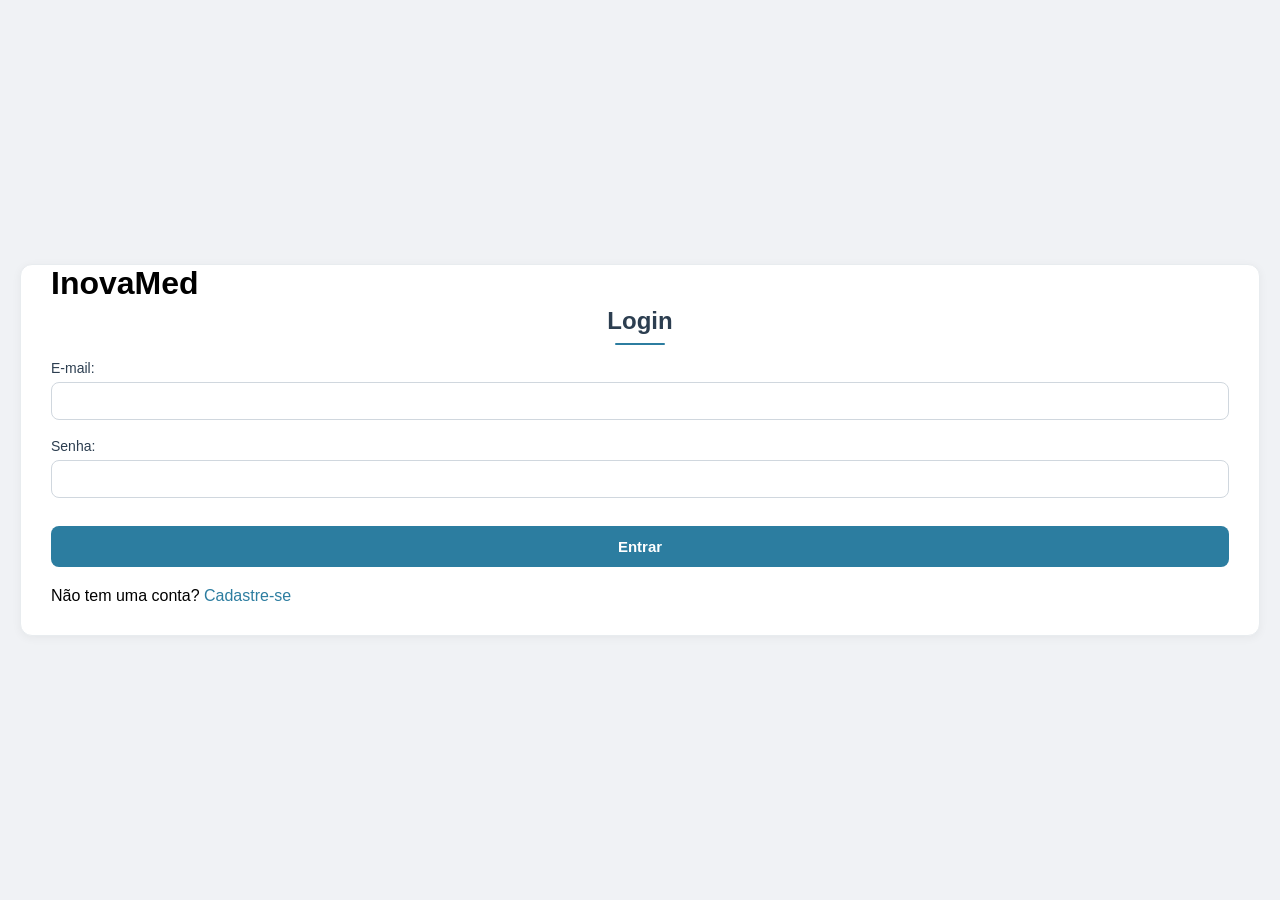
<file: index.html>
<!DOCTYPE html>
<html lang="pt-BR">
<head>
    <meta charset="UTF-8">
    <meta name="viewport" content="width=device-width, initial-scale=1.0">
    <title>Login</title>
    <link rel="stylesheet" href="css/style.css">
</head>
<body>
    <div class="container">
        <h1>InovaMed</h1>
        <h2>Login</h2>
        
        <form action="#" method="POST">
            <div class="form-group">
                <label for="email">E-mail:</label>
                <input type="email" id="email" name="email" required>
            </div>
            
            <div class="form-group">
                <label for="senha">Senha:</label>
                <input type="password" id="senha" name="senha" required>
            </div>
            
            <button type="submit">Entrar</button>
        </form>
        
        <p>
            Não tem uma conta? 
            <a href="registro.html">Cadastre-se</a>
        </p>
    </div>
</body>
</html>
</file>
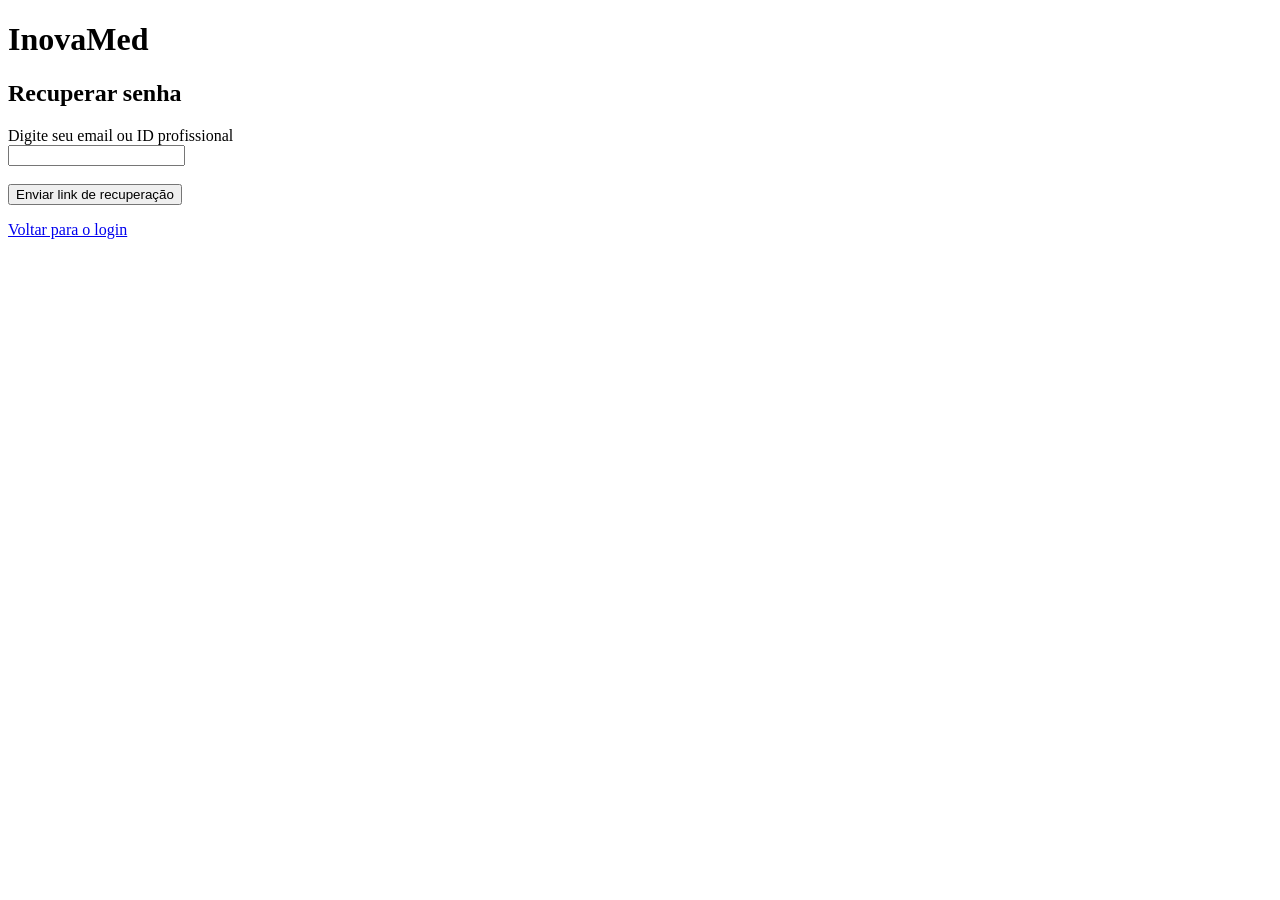
<file: esquecisenha.html>
<!DOCTYPE html>
<html lang="pt-BR">
<head>
    <meta charset="UTF-8">
    <meta name="viewport" content="width=device-width, initial-scale=1.0">
    <title>InovaMed - Esqueci a Senha</title>
</head>
<body>
    
</body>
</html>

    <h1>InovaMed</h1>
        <h2>Recuperar senha</h2>

<form>

    <label for="email">Digite seu email ou ID profissional</label><br>
        <input type="text" id="email" name="email" required><br>

<br>
<button type="submit">Enviar link de recuperação</button>

</form>

<p>
    <a href="login.html">Voltar para o login</a>
</p>

</body>
</html>
</file>
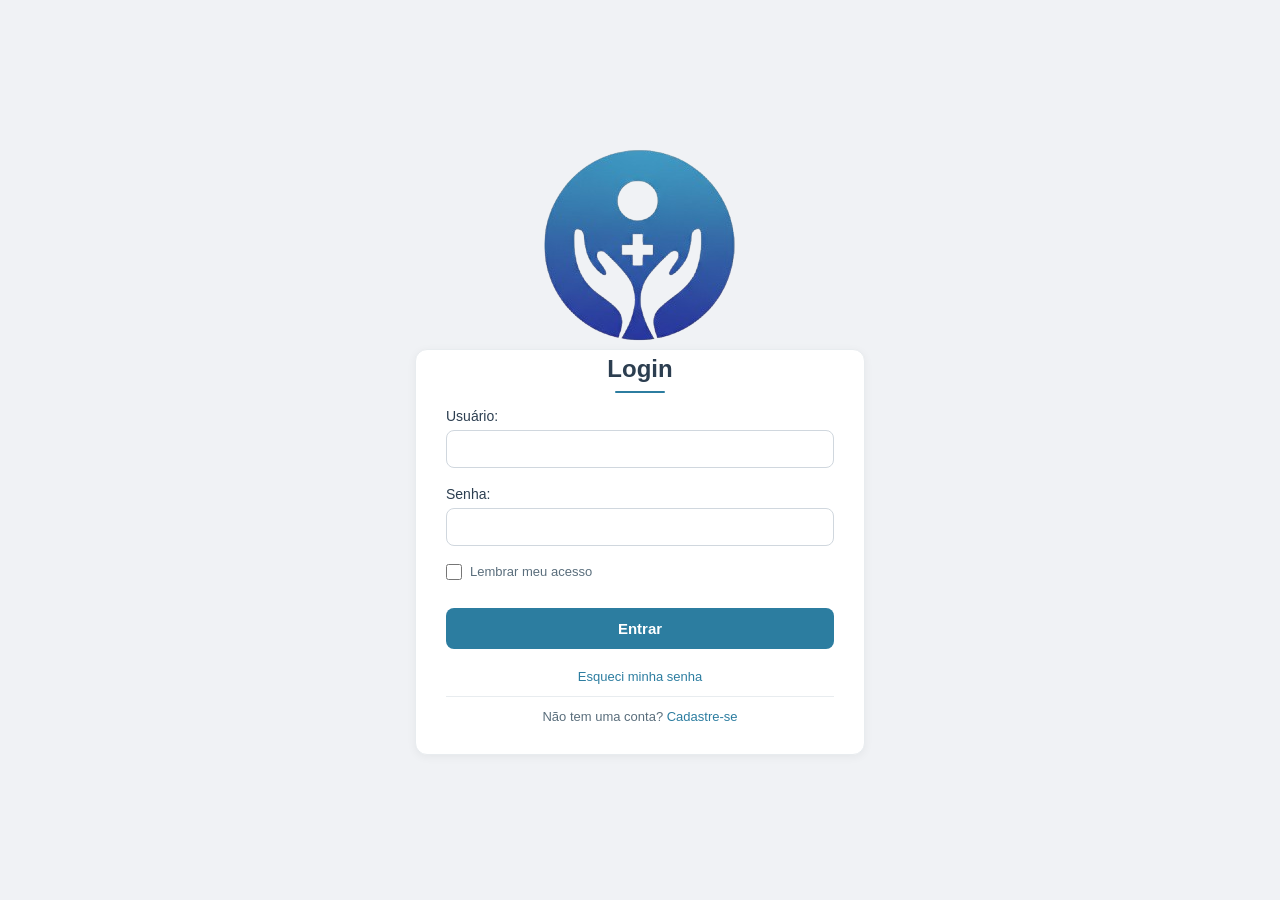
<file: login.html>
<!DOCTYPE html>
<html lang="pt-BR">
<head>
    <meta charset="UTF-8">
    <meta name="viewport" content="width=device-width, initial-scale=1.0">
    <title>Login</title>
    <link rel="stylesheet" href="css/style.css">
</head>
<body>
    <div class="login-wrapper">
        <div class="logo-outside">
            <img src="img/logo.inovamed-removebg-preview (1).png" alt="InovaMed Logo">
        </div>
        
        <div class="container">
            <h2>Login</h2>
            
            <form id="form-login" onsubmit="return false;">
                <div class="form-group">
                    <label for="email">Usuário:</label>
                    <input type="email" id="email" name="email" required>
                </div>
                
                <div class="form-group">
                    <label for="senha">Senha:</label>
                    <input type="password" id="senha" name="senha" required>
                </div>

                <div class="checkbox-group">
                    <input type="checkbox" id="lembrar">
                    <label for="lembrar">Lembrar meu acesso</label>
                </div>
                
                <button type="submit">Entrar</button>
            </form>
            
            <p class="forgot-link">
                <a href="./esquecisenha.html">Esqueci minha senha</a>
            </p>

            <p class="register-link">
                Não tem uma conta? 
                <a href="registro.html">Cadastre-se</a>
            </p>
        </div>
    </div>

    <script src="js/login.js"></script>
</body>
</html>
</file>
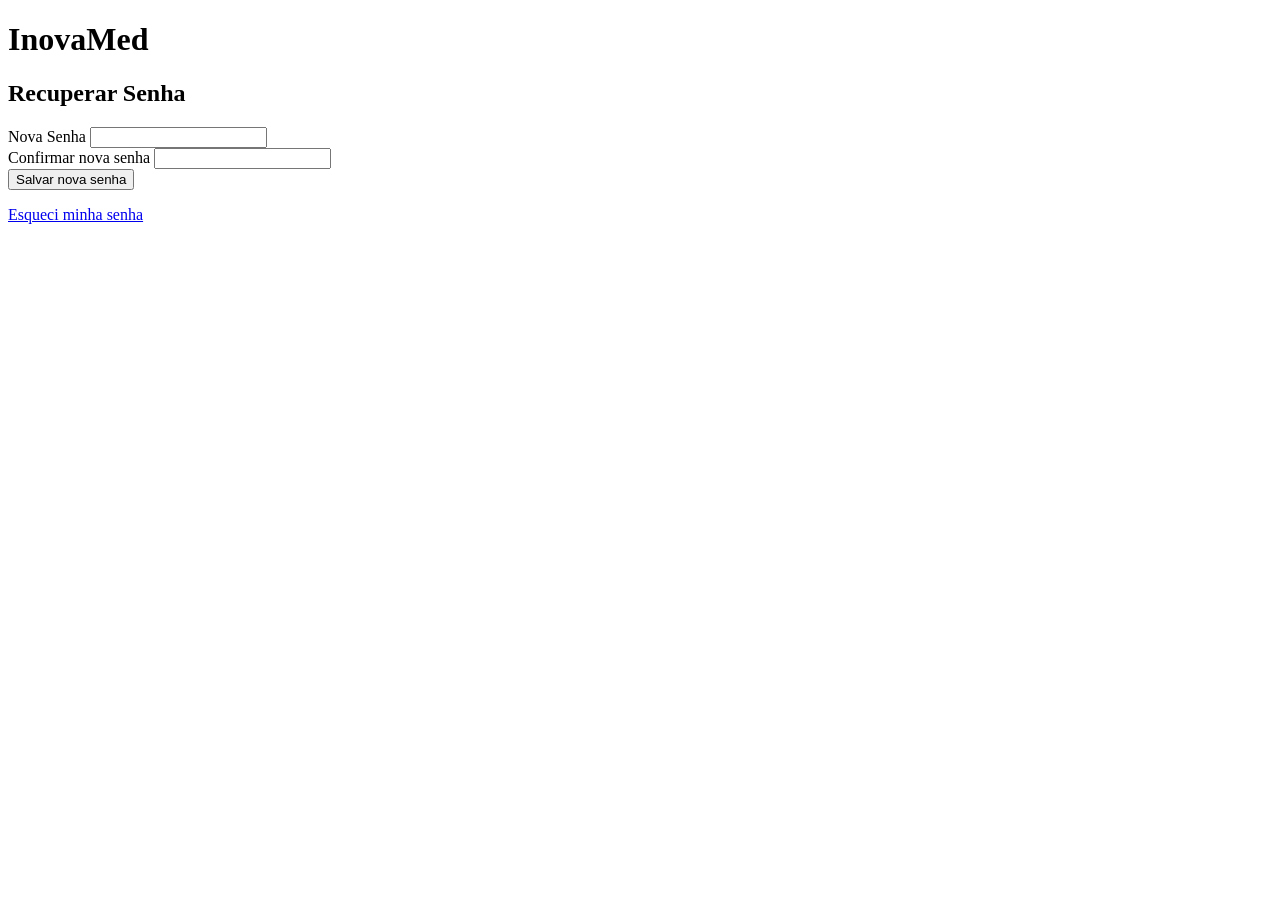
<file: novasenha.html>
<!DOCTYPE html>
<html lang="en">
<head>
    <meta charset="UTF-8">
    <meta name="viewport" content="width=device-width, initial-scale=1.0">
    <title>InovaMed - Recuperar Senha</title>
</head>
<body>
    <h1>InovaMed</h1>
    <h2>Recuperar Senha</h2>

    <form>
        <label for="senha">Nova Senha</label>
        <input type="password" id="senha" required><br>

        <label for="confirmacao">Confirmar nova senha</label>
        <input type="password" id="confirmacao" required><br>

        <button type="submit">Salvar nova senha</button>
    </form>

    <p><a href="./esquecisenha.html">Esqueci minha senha</a></p>

</body>
</html>
</file>
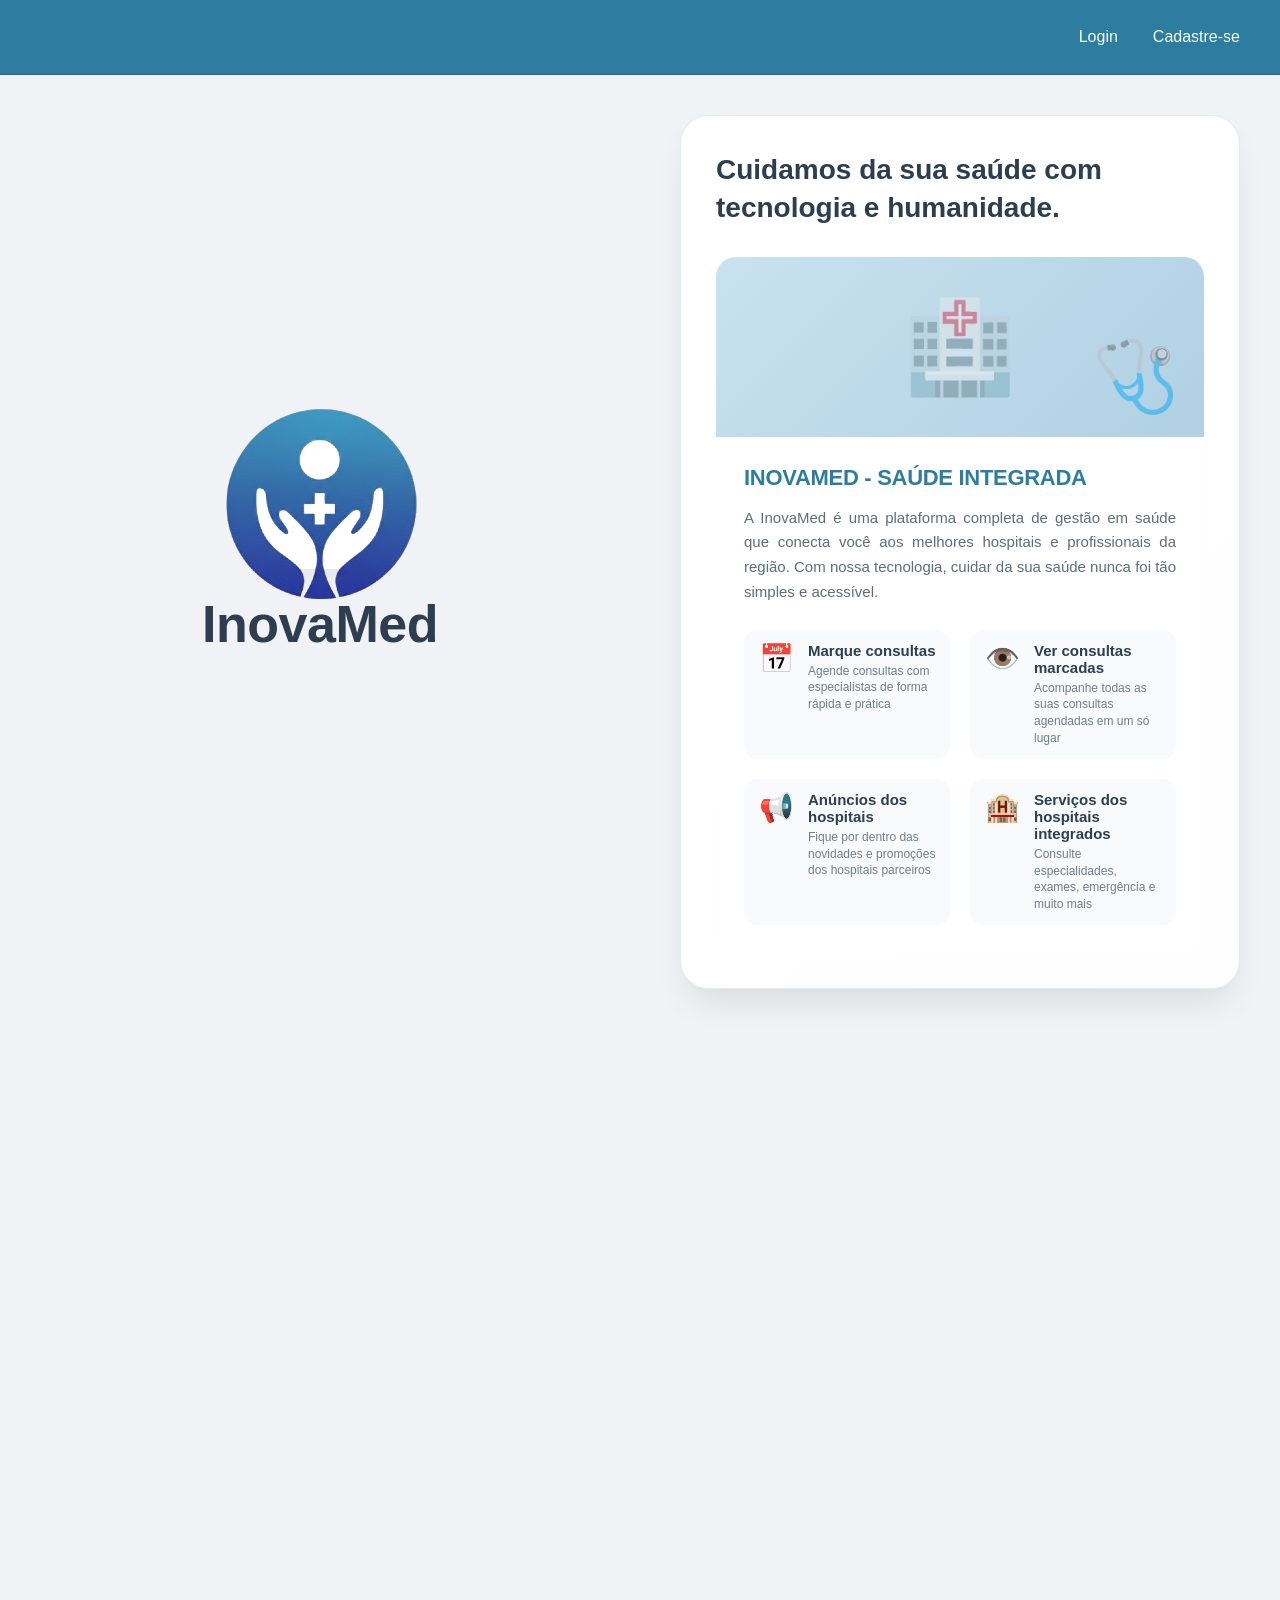
<file: paginicial.html>
<!DOCTYPE html>
<html lang="pt-br">
<head>
    <meta charset="UTF-8">
    <meta name="viewport" content="width=device-width, initial-scale=1.0">
    <title>InovaMed - Saúde Integrada</title>
    <link rel="stylesheet" href="css/paginicial.css">
</head>
<body>
    <div class="page-wrapper">
        <!-- Topo com Login e Cadastre-se -->
        <div class="top-bar">
            <div class="top-links">
                <a href="login.html" class="top-link">Login</a>
                <a href="registro.html" class="top-link">Cadastre-se</a>
            </div>
        </div>

        <!-- Conteúdo Principal -->
        <div class="main-content">
            <!-- Lado Esquerdo - Logo e Nome -->
            <div class="left-side">
                <div class="logo-box">
                    <div class="logo-icon">
                        <img src="img/logo.inovamed-removebg-preview.png" alt="InovaMed" class="logo-img">
                    </div>
                    <div class="logo-name">
                        <h1>InovaMed</h1>
                        <span class="tagline"></span>
                    </div>
                </div>
            </div>

            <!-- Lado Direito - Quadrado de Apresentação -->
            <div class="right-side">
                <div class="presentation-box">
                    <div class="presentation-content">
                        <h2 class="main-title">Cuidamos da sua saúde com tecnologia e humanidade.</h2>
                        
                        <div class="service-card">
                            <div class="service-image"></div>
                            <div class="service-info">
                                <h3 class="service-title">INOVAMED - SAÚDE INTEGRADA</h3>
                                <p class="service-description">
                                    A InovaMed é uma plataforma completa de gestão em saúde que conecta você aos melhores hospitais e profissionais da região. Com nossa tecnologia, cuidar da sua saúde nunca foi tão simples e acessível.
                                </p>
                                
                                <div class="features-grid">
                                    <div class="feature">
                                        <div class="feature-icon">📅</div>
                                        <div class="feature-text">
                                            <strong>Marque consultas</strong>
                                            <span>Agende consultas com especialistas de forma rápida e prática</span>
                                        </div>
                                    </div>
                                    
                                    <div class="feature">
                                        <div class="feature-icon">👁️</div>
                                        <div class="feature-text">
                                            <strong>Ver consultas marcadas</strong>
                                            <span>Acompanhe todas as suas consultas agendadas em um só lugar</span>
                                        </div>
                                    </div>
                                    
                                    <div class="feature">
                                        <div class="feature-icon">📢</div>
                                        <div class="feature-text">
                                            <strong>Anúncios dos hospitais</strong>
                                            <span>Fique por dentro das novidades e promoções dos hospitais parceiros</span>
                                        </div>
                                    </div>
                                    
                                    <div class="feature">
                                        <div class="feature-icon">🏨</div>
                                        <div class="feature-text">
                                            <strong>Serviços dos hospitais integrados</strong>
                                            <span>Consulte especialidades, exames, emergência e muito mais</span>
                                        </div>
                                    </div>
                                </div>
                            </div>
                        </div>
                    </div>
                </div>
            </div>
        </div>
    </div>
</body>
</html>
</file>
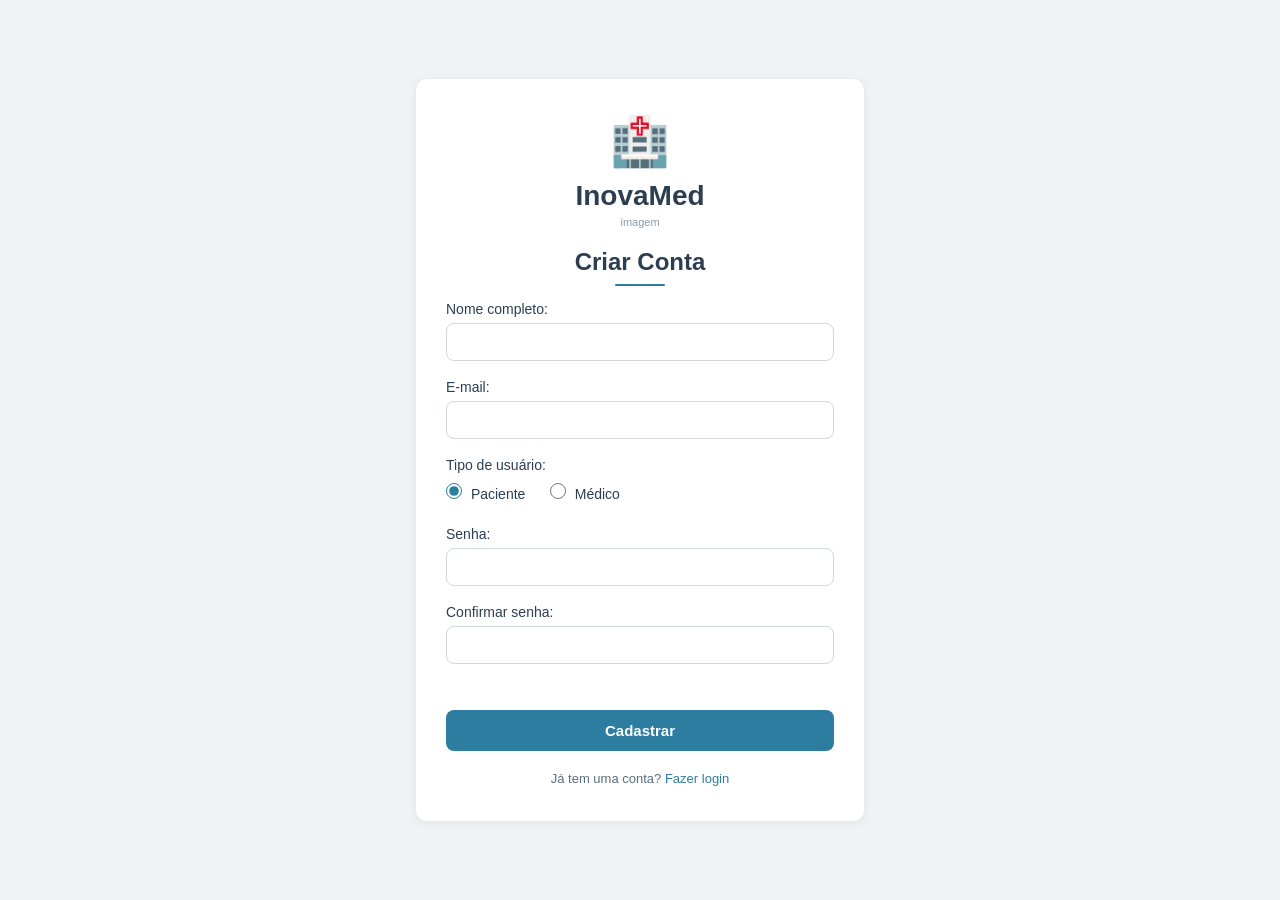
<file: registro.html>
<!DOCTYPE html>
<html lang="pt-BR">
<head>
    <meta charset="UTF-8">
    <title>Registro - InovaMed</title>
    <link rel="stylesheet" href="css/registro.css">
</head>
<body>
    <div class="container">
        <h1>InovaMed</h1>
        <h2>Criar Conta</h2>
        
        <form id="form-registro">
            <div class="form-group">
                <label for="nome">Nome completo:</label>
                <input type="text" id="nome" required>
            </div>
            
            <div class="form-group">
                <label for="email">E-mail:</label>
                <input type="email" id="email" required>
            </div>
            
            <div class="form-group">
                <label>Tipo de usuário:</label>
                <div style="margin: 10px 0;">
                    <label style="margin-right: 20px;">
                        <input type="radio" name="tipo" id="tipoPaciente" value="paciente" checked> 
                        Paciente
                    </label>
                    <label>
                        <input type="radio" name="tipo" id="tipoMedico" value="medico"> 
                        Médico
                    </label>
                </div>
            </div>
            
            <!-- CAMPO EXTRA PARA MÉDICOS (opcional) -->
            <div class="form-group" id="campoCRM" style="display: none;">
                <label for="crm">CRM (para médicos):</label>
                <input type="text" id="crm" placeholder="Número do CRM">
            </div>
            
            <div class="form-group">
                <label for="senha">Senha:</label>
                <input type="password" id="senha" required>
            </div>
            
            <div class="form-group">
                <label for="confirmar_senha">Confirmar senha:</label>
                <input type="password" id="confirmar_senha" required>
            </div>
            
            <br>
            <button type="submit">Cadastrar</button>
        </form>
        
        <p>
            Já tem uma conta? 
            <a href="login.html">Fazer login</a>
        </p>
    </div>

    <script src="js/registro.js"></script>
</body>
</html>
</file>
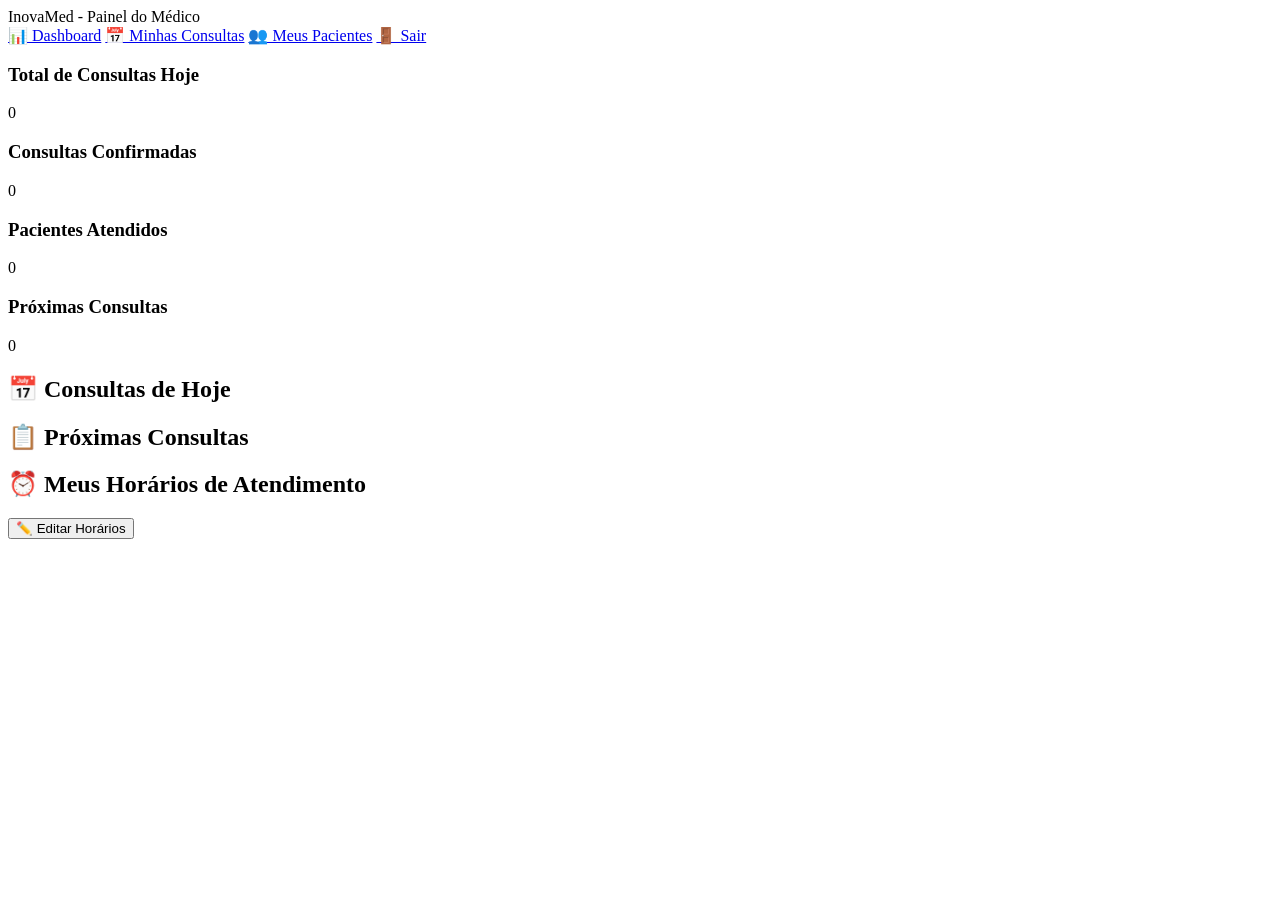
<file: Frontend/dashboard-medico.html>
<!DOCTYPE html>
<html lang="pt-Br">
<head>
    <meta charset="UTF-8">
    <meta name="viewport" content="width=device-width, initial-scale=1.0">
    <title>Controle Médico - Inova Med</title>
</head>
<body>
      <!-- BARRA SUPERIOR -->
    <div class="navbar">
        <div class="logo">
            InovaMed - Painel do Médico
        </div>
        <div class="nav-links">
            <span id="medicoNome"></span>
            <a href="dashboard-medico.html">📊 Dashboard</a>
            <a href="minhas-consultas-medico.html">📅 Minhas Consultas</a>
            <a href="meus-pacientes.html">👥 Meus Pacientes</a>
            <a href="login-medico.html" class="logout-btn">🚪 Sair</a>
        </div>
    </div>

    <div class="container">
        <!-- CARDS DE ESTATÍSTICAS -->
        <div class="cards">
            <div class="card">
                <h3>Total de Consultas Hoje</h3>
                <div class="numero" id="totalHoje">0</div>
            </div>
            <div class="card">
                <h3>Consultas Confirmadas</h3>
                <div class="numero" id="totalConfirmadas">0</div>
            </div>
            <div class="card">
                <h3>Pacientes Atendidos</h3>
                <div class="numero" id="totalPacientes">0</div>
            </div>
            <div class="card">
                <h3>Próximas Consultas</h3>
                <div class="numero" id="proximasConsultas">0</div>
            </div>
        </div>

        <!-- CONSULTAS DO DIA -->
        <div class="section">
            <h2>📅 Consultas de Hoje</h2>
            <div id="consultasHoje">
                <!-- Tabela será preenchida via JS -->
            </div>
        </div>

        <!-- PRÓXIMAS CONSULTAS -->
        <div class="section">
            <h2>📋 Próximas Consultas</h2>
            <div id="proximasConsultasLista">
                <!-- Tabela será preenchida via JS -->
            </div>
        </div>

        <!-- MEUS HORÁRIOS -->
        <div class="section">
            <h2>⏰ Meus Horários de Atendimento</h2>
            <div id="meusHorarios"></div>
            <button onclick="editarHorarios()">✏️ Editar Horários</button>
        </div>
    </div>
</body>
</html>
</file>
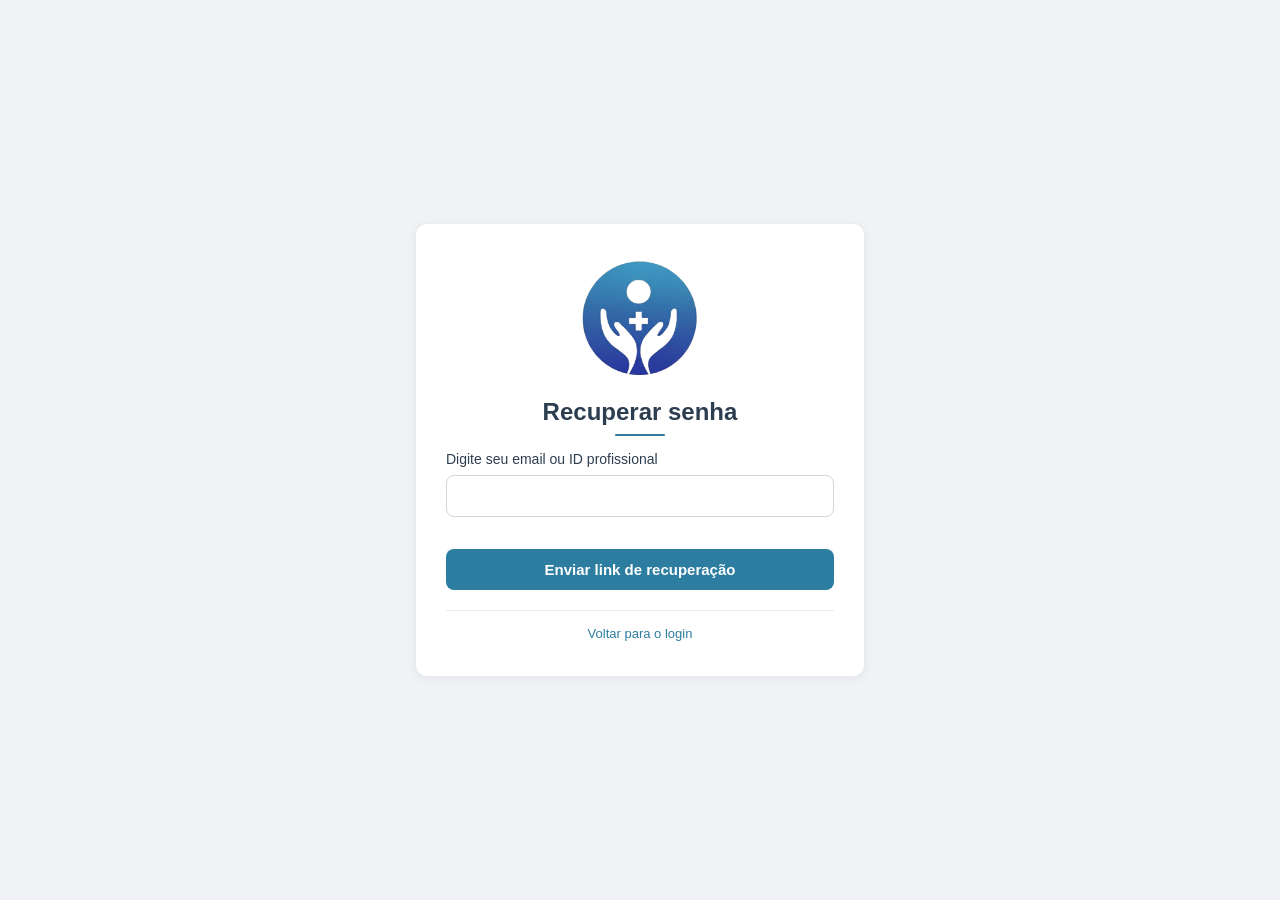
<file: Frontend/esquecisenha.html>
<!DOCTYPE html>
<html lang="pt-BR">
<head>
    <meta charset="UTF-8">
    <meta name="viewport" content="width=device-width, initial-scale=1.0">
    <title>InovaMed - Esqueci a Senha</title>
    <link rel="stylesheet" href="esquecisenha.html"><link rel="stylesheet" href="css/esquecisenha.css">
</head>
<body>
    <div class="login-wrapper">
        <div class="container">
           
            <div class="logo-inside">
                <img src="../img/logo.inovamed-removebg-preview (1).png" alt="InovaMed Logo">
            </div>
            
            <h2>Recuperar senha</h2>
            
            <form id="form-recuperar" onsubmit="return false;">
                <div class="form-group">
                    <label for="email">Digite seu email ou ID profissional</label>
                    <input type="text" id="email" name="email" required>
                </div>
                
                <button type="submit">Enviar link de recuperação</button>
            </form>
            
            <p class="back-link">
                <a href="login.html">Voltar para o login</a>
            </p>
        </div>
    </div>

    <script src="../Backend/js/esquecisenha.js"></script>
</body>
</html>
</html>
</file>
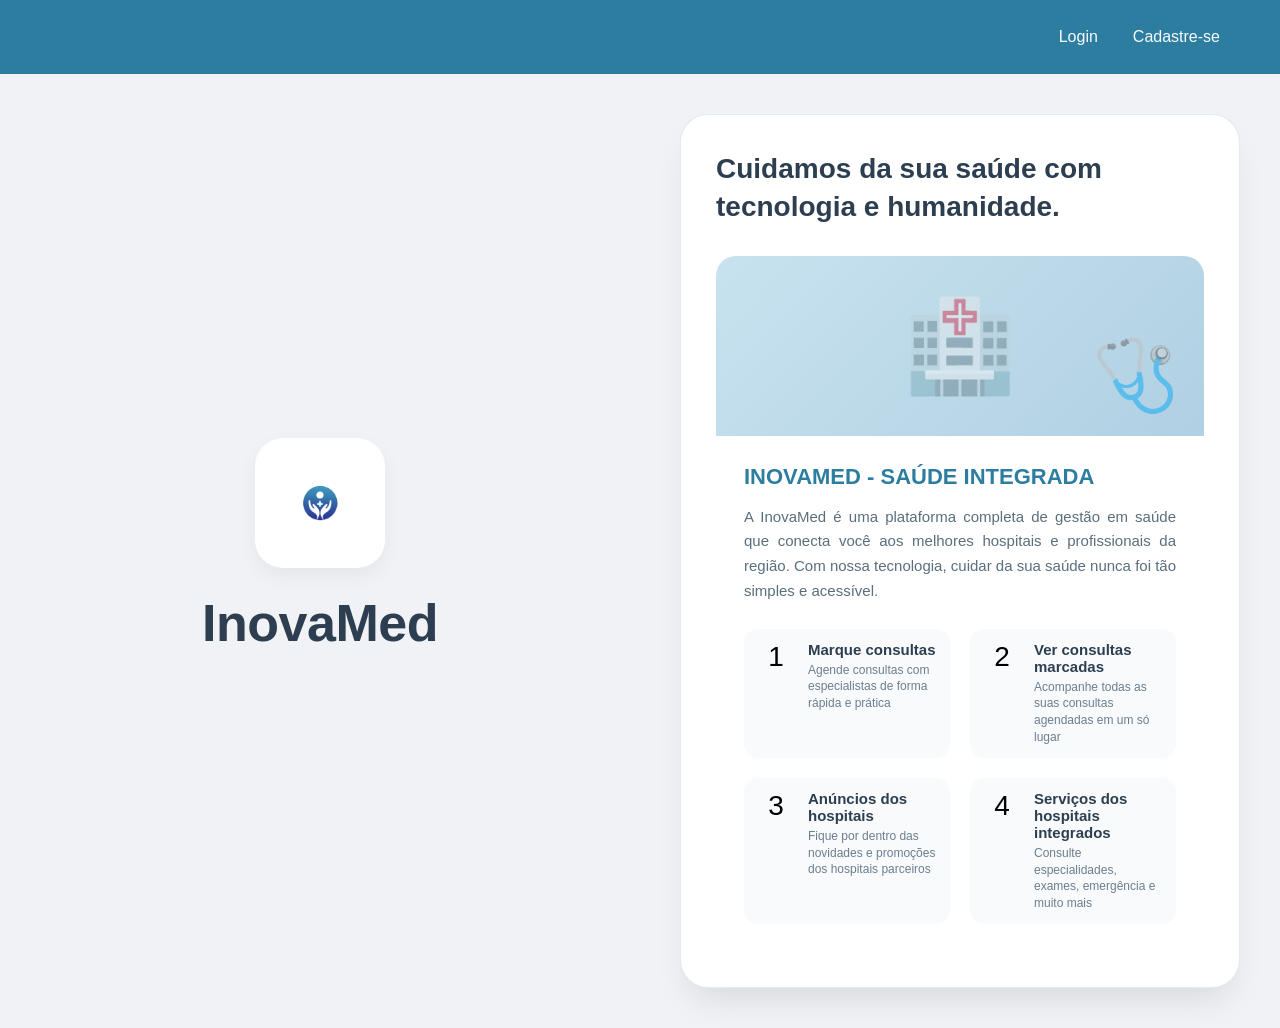
<file: Frontend/paginicial.html>
<!DOCTYPE html>
<html lang="pt-br">
<head>
    <meta charset="UTF-8">
    <meta name="viewport" content="width=device-width, initial-scale=1.0">
    <title>InovaMed - Saúde Integrada</title>
    <link rel="stylesheet" href="css/paginicial.css">
</head>
<body>
    <div class="page-wrapper">
        <!-- Topo com Login e Cadastre-se -->
        <div class="top-bar">
            <div class="top-links">
                <a href="login.html" class="top-link">Login</a>
                <a href="registro.html" class="top-link">Cadastre-se</a>
            </div>
        </div>

        <!-- Conteúdo Principal -->
        <div class="main-content">
           
            <div class="left-side">
                <div class="logo-box">
                    <div class="logo-icon">
                        <img src="../img/logo.inovamed-removebg-preview.png" alt="InovaMed" class="logo-img">
                    </div>
                    <div class="logo-name">
                        <h1>InovaMed</h1>
                        <span class="tagline"></span>
                    </div>
                </div>
            </div>

            <!-- Lado Direito - Quadrado de Apresentação -->
            <div class="right-side">
                <div class="presentation-box">
                    <div class="presentation-content">
                        <h2 class="main-title">Cuidamos da sua saúde com tecnologia e humanidade.</h2>
                        
                        <div class="service-card">
                            <div class="service-image"></div>
                            <div class="service-info">
                                <h3 class="service-title">INOVAMED - SAÚDE INTEGRADA</h3>
                                <p class="service-description">
                                    A InovaMed é uma plataforma completa de gestão em saúde que conecta você aos melhores hospitais e profissionais da região. Com nossa tecnologia, cuidar da sua saúde nunca foi tão simples e acessível.
                                </p>
                                
                                <div class="features-grid">
                                    <div class="feature">
                                        <div class="feature-icon">1</div>
                                        <div class="feature-text">
                                            <strong>Marque consultas</strong>
                                            <span>Agende consultas com especialistas de forma rápida e prática</span>
                                        </div>
                                    </div>
                                    
                                    <div class="feature">
                                        <div class="feature-icon">2</div>
                                        <div class="feature-text">
                                            <strong>Ver consultas marcadas</strong>
                                            <span>Acompanhe todas as suas consultas agendadas em um só lugar</span>
                                        </div>
                                    </div>
                                    
                                    <div class="feature">
                                        <div class="feature-icon">3</div>
                                        <div class="feature-text">
                                            <strong>Anúncios dos hospitais</strong>
                                            <span>Fique por dentro das novidades e promoções dos hospitais parceiros</span>
                                        </div>
                                    </div>
                                    
                                    <div class="feature">
                                        <div class="feature-icon">4</div>
                                        <div class="feature-text">
                                            <strong>Serviços dos hospitais integrados</strong>
                                            <span>Consulte especialidades, exames, emergência e muito mais</span>
                                        </div>
                                    </div>
                                </div>
                            </div>
                        </div>
                    </div>
                </div>
            </div>
        </div>
    </div>
</body>
</html>
</file>
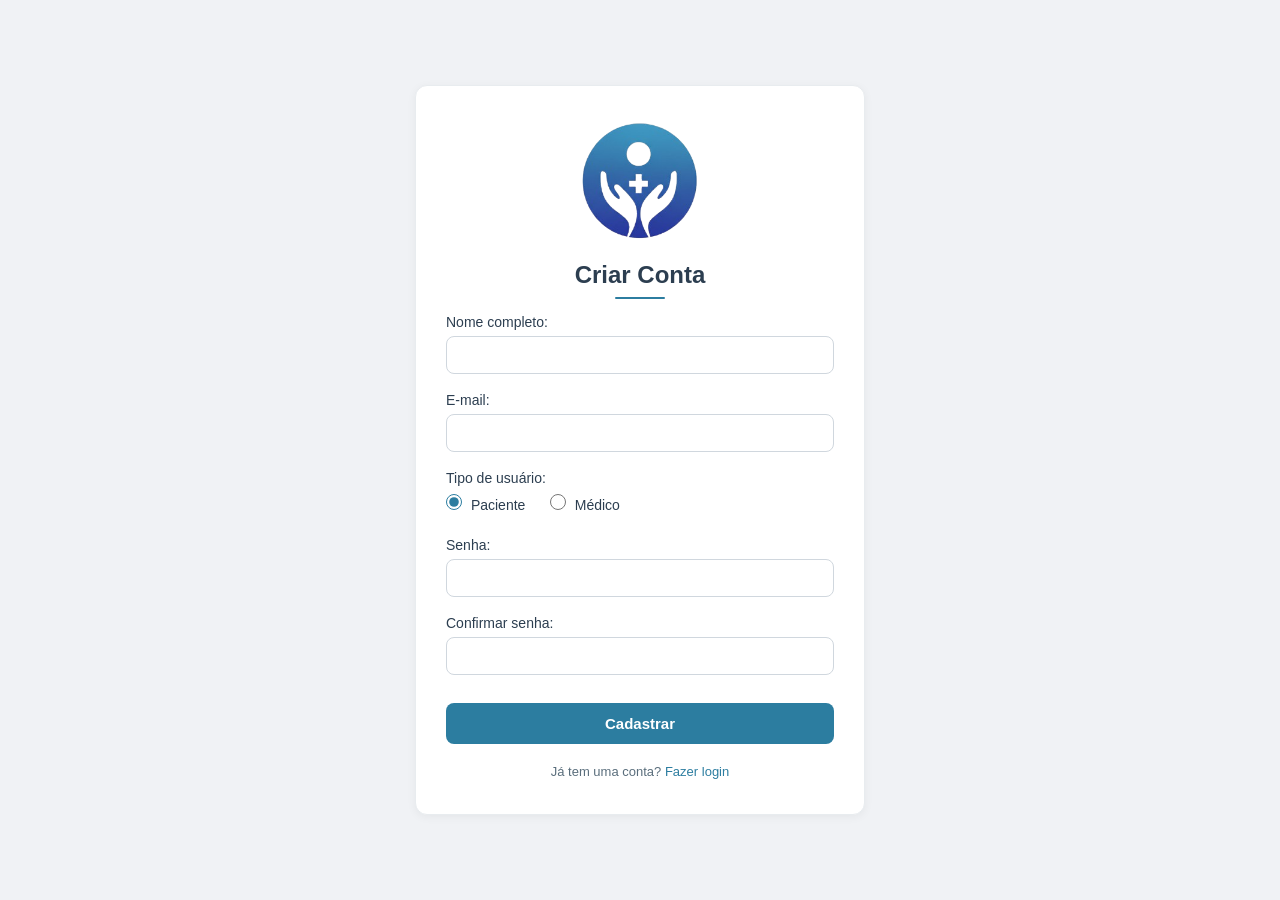
<file: Frontend/registro.html>
<!DOCTYPE html>
<html lang="pt-BR">
<head>
    <meta charset="UTF-8">
    <meta name="viewport" content="width=device-width, initial-scale=1.0">
    <title>Registro - InovaMed</title>
    <link rel="stylesheet" href="css/registro.css">
</head>
<body>
    <div class="login-wrapper">
        <div class="container">
            <div class="logo-inside">
                <img src="../img/logo.inovamed-removebg-preview (1).png" alt="InovaMed Logo">
            </div>
            
            <h2>Criar Conta</h2>
            
            <form id="form-registro">
                <div class="form-group">
                    <label for="nome">Nome completo:</label>
                    <input type="text" id="nome" required>
                </div>
                
                <div class="form-group">
                    <label for="email">E-mail:</label>
                    <input type="email" id="email" required>
                </div>
                
                <div class="form-group">
                    <label>Tipo de usuário:</label>
                    <div class="radio-group">
                        <label>
                            <input type="radio" name="tipo" id="tipoPaciente" value="paciente" checked> 
                            Paciente
                        </label>
                        <label>
                            <input type="radio" name="tipo" id="tipoMedico" value="medico"> 
                            Médico
                        </label>
                    </div>
                </div>
                
                <!-- CAMPO EXTRA PARA MÉDICOS -->
                <div class="form-group" id="campoCRM" style="display: none;">
                    <label for="crm">CRM:</label>
                    <input type="text" id="crm" placeholder="Número do CRM">
                </div>
                
                <div class="form-group">
                    <label for="senha">Senha:</label>
                    <input type="password" id="senha" required>
                </div>
                
                <div class="form-group">
                    <label for="confirmar_senha">Confirmar senha:</label>
                    <input type="password" id="confirmar_senha" required>
                </div>
                
                <button type="submit">Cadastrar</button>
            </form>
            
            <p class="register-link">
                Já tem uma conta? 
                <a href="login.html">Fazer login</a>
            </p>
        </div>
    </div>

    <script src="../Backend/js/registro.js"></script>
</body>
</html>
</file>
<file: css/style.css>
* {
    margin: 0;
    padding: 0;
    box-sizing: border-box;
}

body {
    font-family: 'Segoe UI', Tahoma, Geneva, Verdana, sans-serif;
    background-color: #f0f2f5;
    min-height: 100vh;
    display: flex;
    align-items: center;
    justify-content: center;
    padding: 20px;
}

.login-wrapper {
    display: flex;
    flex-direction: column;
    align-items: center;
    justify-content: center;
    width: 100%;
    max-width: 450px;
}

/* Box de login */
.container {
    width: 100%;
    background-color: #ffffff;
    border-radius: 12px;
    box-shadow: 0 2px 10px rgba(0, 0, 0, 0.05);
    padding: 0px 30px 30px 30px;
    border: 1px solid #e8ecef;
}

/* Logo dentro do box - PRATICAMENTE NA BORDA */
.logo-inside {
    text-align: center;
    margin-bottom: 5px;
    padding-top: 25px;
}

.logo-inside img {
    max-width: 150px;
    width: 100%;
    height: auto;
    display: block;
    margin: 0 auto;
}

/* Título Login */
.container h2 {
    font-size: 24px;
    font-weight: 600;
    color: #2c3e50;
    text-align: center;
    margin-bottom: 25px;
    margin-top: 5px;
    position: relative;
}

.container h2::after {
    content: '';
    position: absolute;
    bottom: -10px;
    left: 50%;
    transform: translateX(-50%);
    width: 50px;
    height: 2px;
    background-color: #2c7da0;
    border-radius: 2px;
}

/* Formulário */
form {
    margin-bottom: 20px;
}

.form-group {
    margin-bottom: 18px;
}

label {
    display: block;
    margin-bottom: 6px;
    color: #2c3e50;
    font-weight: 500;
    font-size: 14px;
}

input[type="email"],
input[type="password"] {
    width: 100%;
    padding: 10px 12px;
    border: 1px solid #d0d7de;
    border-radius: 8px;
    font-size: 14px;
    background-color: #ffffff;
    transition: all 0.2s;
}

input[type="email"]:focus,
input[type="password"]:focus {
    outline: none;
    border-color: #2c7da0;
    box-shadow: 0 0 0 2px rgba(44, 125, 160, 0.1);
}

/* Checkbox */
.checkbox-group {
    display: flex;
    align-items: center;
    margin: 12px 0 18px 0;
}

.checkbox-group input[type="checkbox"] {
    width: 16px;
    height: 16px;
    margin-right: 8px;
    cursor: pointer;
    accent-color: #2c7da0;
}

.checkbox-group label {
    margin-bottom: 0;
    font-size: 13px;
    color: #5a6e7c;
    cursor: pointer;
    font-weight: normal;
}

/* Botão */
button[type="submit"] {
    width: 100%;
    background-color: #2c7da0;
    color: white;
    border: none;
    padding: 12px;
    border-radius: 8px;
    font-size: 15px;
    font-weight: 600;
    cursor: pointer;
    transition: background-color 0.2s;
    margin-top: 10px;
}

button[type="submit"]:hover {
    background-color: #236b8a;
}

/* Links */
.forgot-link,
.register-link {
    text-align: center;
    margin-top: 15px;
    font-size: 13px;
    color: #5a6e7c;
}

.register-link {
    margin-top: 12px;
    padding-top: 12px;
    border-top: 1px solid #e8ecef;
}

.container a {
    color: #2c7da0;
    text-decoration: none;
    font-weight: 500;
}

.container a:hover {
    text-decoration: underline;
}

/* Responsividade */
@media (max-width: 480px) {
    body {
        padding: 15px;
    }
    
    .login-wrapper {
        max-width: 100%;
    }
    
    .container {
        padding: 0px 22px 25px 22px;
    }
    
    .logo-inside {
        padding-top: 20px;
        margin-bottom: 3px;
    }
    
    .logo-inside img {
        max-width: 120px;
    }
    
    .container h2 {
        font-size: 22px;
        margin-bottom: 22px;
        margin-top: 3px;
    }
    
    .form-group {
        margin-bottom: 15px;
    }
    
    input[type="email"],
    input[type="password"] {
        padding: 8px 10px;
        font-size: 13px;
    }
    
    button[type="submit"] {
        padding: 10px;
        font-size: 14px;
    }
    
    .checkbox-group {
        margin: 10px 0 15px 0;
    }
    
    .forgot-link,
    .register-link {
        margin-top: 12px;
        font-size: 12px;
    }
    
    .register-link {
        margin-top: 10px;
        padding-top: 10px;
    }
}
</file>
<file: css/paginicial.css>
* {
    margin: 0;
    padding: 0;
    box-sizing: border-box;
}

body {
    font-family: 'Segoe UI', Tahoma, Geneva, Verdana, sans-serif;
    background-color: #f0f2f5;
    min-height: 100vh;
}

.page-wrapper {
    max-width: 1400px;
    margin: 0 auto;
    background-color: #f0f2f5;
    min-height: 100vh;
}

/* Top Bar - Login e Cadastre-se na parte superior toda */
.top-bar {
    background-color:  #2c7da0;
    padding: 20px 40px;
    border-bottom: 1px solid #316194;
}

.top-links {
    display: flex;
    justify-content: flex-end;
    gap: 35px;
}

.top-link {
    color: #f7fcff;
    text-decoration: none;
    font-size: 16px;
    font-weight: 500;
    transition: color 0.2s;
    padding: 8px 0;
}

.top-link:hover {
    color: #2c7da0;
}

/* Conteúdo Principal - duas colunas */
.main-content {
    display: flex;
    min-height: calc(100vh - 80px);
    background-color: #f0f2f5;
}

/* Lado Esquerdo - Logo e Nome (fundo igual ao resto) */
.left-side {
    flex: 1;
    display: flex;
    align-items: center;
    justify-content: center;
    padding: 40px;
    background-color: #f0f2f5;
}

.logo-box {
    text-align: center;
}

.logo-icon {
    width: 130px;
    height: 130px;
    background-color: #ffffff;
    border-radius: 28px;
    display: flex;
    align-items: center;
    justify-content: center;
    margin: 0 auto 25px;
    box-shadow: 0 8px 20px rgba(0, 0, 0, 0.05);
}

.logo-img {
    width: 500px;
    height: 5000px;
    object-fit: contain;
}

/* Fallback para imagem */
.logo-icon:not(:has(img))::before {
    content: "🏥";
    font-size: 65px;
}

.logo-name h1 {
    font-size: 52px;
    font-weight: 700;
    color: #2c3e50;
    margin-bottom: 10px;
    letter-spacing: -0.5px;
}

.tagline {
    font-size: 18px;
    color: #7a8e9e;
    font-weight: 500;
    text-transform: lowercase;
    letter-spacing: 0.5px;
}

/* Lado Direito - Quadrado de Apresentação */
.right-side {
    flex: 1;
    display: flex;
    align-items: center;
    justify-content: center;
    padding: 40px;
    background-color: #f0f2f5;
}

.presentation-box {
    width: 100%;
    max-width: 650px;
    background: linear-gradient(135deg, #ffffff 0%, #fefefe 100%);
    border-radius: 28px;
    box-shadow: 0 20px 35px -10px rgba(0, 0, 0, 0.1);
    overflow: hidden;
    transition: transform 0.2s, box-shadow 0.2s;
    border: 1px solid rgba(44, 125, 160, 0.15);
}

.presentation-box:hover {
    transform: translateY(-5px);
    box-shadow: 0 25px 40px -12px rgba(0, 0, 0, 0.15);
}

.presentation-content {
    padding: 35px;
}

.main-title {
    font-size: 28px;
    font-weight: 600;
    color: #2c3e50;
    line-height: 1.35;
    margin-bottom: 30px;
    text-align: left;
}

.service-card {
    background-color: #ffffff;
    border-radius: 20px;
    overflow: hidden;
}

.service-image {
    width: 100%;
    height: 180px;
    background: linear-gradient(135deg, #c8e2ef 0%, #b0d0e3 100%);
    position: relative;
    overflow: hidden;
}

.service-image::before {
    content: "🏥";
    font-size: 90px;
    position: absolute;
    top: 50%;
    left: 50%;
    transform: translate(-50%, -50%);
    opacity: 0.4;
}

.service-image::after {
    content: "🩺";
    font-size: 70px;
    position: absolute;
    bottom: 20px;
    right: 25px;
    opacity: 0.5;
}

.service-info {
    padding: 28px;
}

.service-title {
    font-size: 22px;
    font-weight: 700;
    color: #2c7da0;
    margin-bottom: 15px;
    letter-spacing: -0.3px;
}

.service-description {
    font-size: 15px;
    line-height: 1.65;
    color: #5a6e7c;
    text-align: justify;
    margin-bottom: 25px;
}

/* Features Grid - 2 colunas */
.features-grid {
    display: grid;
    grid-template-columns: repeat(2, 1fr);
    gap: 20px;
    margin-top: 20px;
}

.feature {
    display: flex;
    gap: 12px;
    align-items: flex-start;
    padding: 12px;
    background-color: #f8fafc;
    border-radius: 14px;
    transition: all 0.2s;
}

.feature:hover {
    background-color: #f0f5f9;
    transform: translateX(3px);
}

.feature-icon {
    font-size: 28px;
    min-width: 40px;
    text-align: center;
}

.feature-text {
    display: flex;
    flex-direction: column;
    gap: 4px;
}

.feature-text strong {
    font-size: 15px;
    font-weight: 600;
    color: #2c3e50;
}

.feature-text span {
    font-size: 12px;
    color: #6c7e8e;
    line-height: 1.4;
}

/* Responsividade */
@media (max-width: 968px) {
    .main-content {
        flex-direction: column;
    }
    
    .left-side {
        padding: 60px 40px 30px;
        min-height: auto;
    }
    
    .logo-name h1 {
        font-size: 44px;
    }
    
    .logo-icon {
        width: 110px;
        height: 110px;
    }
    
    .logo-img {
        width: 70px;
        height: 70px;
    }
    
    .right-side {
        padding: 20px 40px 60px;
    }
    
    .presentation-box {
        max-width: 100%;
    }
    
    .presentation-content {
        padding: 30px;
    }
    
    .main-title {
        font-size: 26px;
    }
    
    .top-bar {
        padding: 15px 30px;
    }
    
    .features-grid {
        grid-template-columns: 1fr;
        gap: 15px;
    }
}

@media (max-width: 768px) {
    .top-bar {
        padding: 12px 20px;
    }
    
    .top-links {
        gap: 25px;
    }
    
    .top-link {
        font-size: 15px;
    }
    
    .left-side {
        padding: 50px 30px 25px;
    }
    
    .logo-name h1 {
        font-size: 38px;
    }
    
    .tagline {
        font-size: 16px;
    }
    
    .logo-icon {
        width: 95px;
        height: 95px;
    }
    
    .logo-img {
        width: 60px;
        height: 60px;
    }
    
    .right-side {
        padding: 20px 30px 50px;
    }
    
    .presentation-content {
        padding: 25px;
    }
    
    .main-title {
        font-size: 24px;
        margin-bottom: 25px;
    }
    
    .service-title {
        font-size: 20px;
    }
    
    .service-info {
        padding: 22px;
    }
    
    .service-image {
        height: 150px;
    }
    
    .service-image::before {
        font-size: 70px;
    }
    
    .service-image::after {
        font-size: 55px;
    }
    
    .features-grid {
        gap: 12px;
    }
    
    .feature {
        padding: 10px;
    }
    
    .feature-icon {
        font-size: 24px;
        min-width: 35px;
    }
    
    .feature-text strong {
        font-size: 14px;
    }
    
    .feature-text span {
        font-size: 11px;
    }
}

@media (max-width: 480px) {
    .top-bar {
        padding: 10px 16px;
    }
    
    .top-links {
        gap: 20px;
        justify-content: center;
    }
    
    .top-link {
        font-size: 14px;
    }
    
    .left-side {
        padding: 40px 20px 20px;
    }
    
    .logo-name h1 {
        font-size: 32px;
    }
    
    .tagline {
        font-size: 14px;
    }
    
    .logo-icon {
        width: 80px;
        height: 80px;
    }
    
    .logo-img {
        width: 52px;
        height: 52px;
    }
    
    .right-side {
        padding: 15px 20px 40px;
    }
    
    .presentation-content {
        padding: 20px;
    }
    
    .main-title {
        font-size: 20px;
    }
    
    .service-title {
        font-size: 18px;
    }
    
    .service-description {
        font-size: 13px;
    }
    
    .service-info {
        padding: 18px;
    }
    
    .service-image {
        height: 120px;
    }
    
    .service-image::before {
        font-size: 55px;
    }
    
    .service-image::after {
        font-size: 45px;
        bottom: 12px;
        right: 15px;
    }
    
    .features-grid {
        gap: 10px;
    }
    
    .feature {
        padding: 8px;
        gap: 10px;
    }
    
    .feature-icon {
        font-size: 22px;
        min-width: 32px;
    }
    
    .feature-text strong {
        font-size: 13px;
    }
    
    .feature-text span {
        font-size: 10px;
    }
}
</file>
<file: css/registro.css>
* {
    margin: 0;
    padding: 0;
    box-sizing: border-box;
}

body {
    font-family: 'Segoe UI', Tahoma, Geneva, Verdana, sans-serif;
    background-color: #f0f2f5;
    min-height: 100vh;
    display: flex;
    align-items: center;
    justify-content: center;
    padding: 20px;
}

.container {
    width: 100%;
    max-width: 450px;
    background-color: #ffffff;
    border-radius: 12px;
    box-shadow: 0 2px 10px rgba(0, 0, 0, 0.05);
    padding: 35px 30px;
    border: 1px solid #e8ecef;
}

/* Logo InovaMed no topo */
.container h1 {
    font-size: 28px;
    font-weight: 600;
    color: #2c3e50;
    text-align: center;
    margin-bottom: 5px;
}

.container h1::before {
    content: "🏥";
    font-size: 48px;
    display: block;
    margin-bottom: 10px;
}

.container h1::after {
    content: "imagem";
    display: block;
    font-size: 11px;
    font-weight: 400;
    color: #8a9aa8;
    margin-top: 4px;
    margin-bottom: 20px;
}

/* Título Criar Conta */
.container h2 {
    font-size: 24px;
    font-weight: 600;
    color: #2c3e50;
    text-align: center;
    margin-bottom: 25px;
    position: relative;
}

.container h2::after {
    content: '';
    position: absolute;
    bottom: -10px;
    left: 50%;
    transform: translateX(-50%);
    width: 50px;
    height: 2px;
    background-color: #2c7da0;
    border-radius: 2px;
}

/* Formulário */
form {
    margin-bottom: 20px;
}

.form-group {
    margin-bottom: 18px;
}

label {
    display: block;
    margin-bottom: 6px;
    color: #2c3e50;
    font-weight: 500;
    font-size: 14px;
}

input[type="text"],
input[type="email"],
input[type="password"] {
    width: 100%;
    padding: 10px 12px;
    border: 1px solid #d0d7de;
    border-radius: 8px;
    font-size: 14px;
    background-color: #ffffff;
    transition: all 0.2s;
}

input[type="text"]:focus,
input[type="email"]:focus,
input[type="password"]:focus {
    outline: none;
    border-color: #2c7da0;
    box-shadow: 0 0 0 2px rgba(44, 125, 160, 0.1);
}

/* Radio Buttons */
input[type="radio"] {
    width: 16px;
    height: 16px;
    margin-right: 5px;
    cursor: pointer;
    accent-color: #2c7da0;
}

.form-group label:has(input[type="radio"]) {
    display: inline-block;
    margin-right: 20px;
    font-weight: normal;
    cursor: pointer;
}

/* Botão */
button[type="submit"] {
    width: 100%;
    background-color: #2c7da0;
    color: white;
    border: none;
    padding: 12px;
    border-radius: 8px;
    font-size: 15px;
    font-weight: 600;
    cursor: pointer;
    transition: background-color 0.2s;
    margin-top: 10px;
}

button[type="submit"]:hover {
    background-color: #236b8a;
}

/* Links */
.container p {
    text-align: center;
    margin-top: 15px;
    font-size: 13px;
    color: #5a6e7c;
}

.container a {
    color: #2c7da0;
    text-decoration: none;
    font-weight: 500;
}

.container a:hover {
    text-decoration: underline;
}

/* Responsividade */
@media (max-width: 480px) {
    body {
        padding: 15px;
    }
    
    .container {
        padding: 25px 22px;
        max-width: 100%;
    }
    
    .container h1 {
        font-size: 24px;
    }
    
    .container h1::before {
        font-size: 42px;
    }
    
    .container h2 {
        font-size: 22px;
        margin-bottom: 22px;
    }
    
    .form-group {
        margin-bottom: 15px;
    }
    
    input[type="text"],
    input[type="email"],
    input[type="password"] {
        padding: 8px 10px;
        font-size: 13px;
    }
    
    button[type="submit"] {
        padding: 10px;
        font-size: 14px;
    }
    
    .form-group label:has(input[type="radio"]) {
        margin-right: 15px;
        font-size: 13px;
    }
}
</file>
<file: Frontend/css/esquecisenha.css>
* {
    margin: 0;
    padding: 0;
    box-sizing: border-box;
}

body {
    font-family: 'Segoe UI', Tahoma, Geneva, Verdana, sans-serif;
    background-color: #f0f2f5;
    min-height: 100vh;
    display: flex;
    align-items: center;
    justify-content: center;
    padding: 20px;
}

.login-wrapper {
    display: flex;
    flex-direction: column;
    align-items: center;
    justify-content: center;
    width: 100%;
    max-width: 450px;
}


.container {
    width: 100%;
    background-color: #ffffff;
    border-radius: 12px;
    box-shadow: 0 2px 10px rgba(0, 0, 0, 0.05);
    padding: 35px 30px;
    border: 1px solid #e8ecef;
}


.logo-inside {
    text-align: center;
    margin-bottom: 20px;
}

.logo-inside img {
    max-width: 120px;
    width: 100%;
    height: auto;
    display: block;
    margin: 0 auto;
}


.container h2 {
    font-size: 24px;
    font-weight: 600;
    color: #2c3e50;
    text-align: center;
    margin-bottom: 25px;
    position: relative;
}

.container h2::after {
    content: '';
    position: absolute;
    bottom: -10px;
    left: 50%;
    transform: translateX(-50%);
    width: 50px;
    height: 2px;
    background-color: #2c7da0;
    border-radius: 2px;
}


form {
    margin-bottom: 20px;
}

.form-group {
    margin-bottom: 22px;
}

label {
    display: block;
    margin-bottom: 8px;
    color: #2c3e50;
    font-weight: 500;
    font-size: 14px;
}

input[type="text"],
input[type="email"] {
    width: 100%;
    padding: 12px 14px;
    border: 1px solid #d0d7de;
    border-radius: 8px;
    font-size: 14px;
    background-color: #ffffff;
    transition: all 0.2s;
}

input[type="text"]:focus,
input[type="email"]:focus {
    outline: none;
    border-color: #2c7da0;
    box-shadow: 0 0 0 2px rgba(44, 125, 160, 0.1);
}


button[type="submit"] {
    width: 100%;
    background-color: #2c7da0;
    color: white;
    border: none;
    padding: 12px;
    border-radius: 8px;
    font-size: 15px;
    font-weight: 600;
    cursor: pointer;
    transition: background-color 0.2s;
    margin-top: 10px;
}

button[type="submit"]:hover {
    background-color: #236b8a;
}


.back-link {
    text-align: center;
    margin-top: 20px;
    padding-top: 15px;
    border-top: 1px solid #e8ecef;
    font-size: 13px;
    color: #5a6e7c;
}

.container a {
    color: #2c7da0;
    text-decoration: none;
    font-weight: 500;
}

.container a:hover {
    text-decoration: underline;
}


.message {
    text-align: center;
    margin-top: 15px;
    padding: 10px;
    border-radius: 8px;
    font-size: 13px;
    display: none;
}

.message.success {
    background-color: #d4edda;
    color: #155724;
    border: 1px solid #c3e6cb;
    display: block;
}

.message.error {
    background-color: #f8d7da;
    color: #721c24;
    border: 1px solid #f5c6cb;
    display: block;
}

@media (max-width: 480px) {
    body {
        padding: 15px;
    }
    
    .login-wrapper {
        max-width: 100%;
    }
    
    .container {
        padding: 25px 22px;
    }
    
    .logo-inside img {
        max-width: 100px;
    }
    
    .container h2 {
        font-size: 22px;
        margin-bottom: 22px;
    }
    
    .form-group {
        margin-bottom: 18px;
    }
    
    label {
        font-size: 13px;
    }
    
    input[type="text"],
    input[type="email"] {
        padding: 10px 12px;
        font-size: 13px;
    }
    
    button[type="submit"] {
        padding: 10px;
        font-size: 14px;
    }
    
    .back-link {
        margin-top: 18px;
        padding-top: 12px;
        font-size: 12px;
    }
}
</file>
<file: Frontend/css/paginicial.css>
* {
    margin: 0;
    padding: 0;
    box-sizing: border-box;
}

body {
    font-family: 'Segoe UI', Tahoma, Geneva, Verdana, sans-serif;
    background-color: #f0f2f5;
    min-height: 100vh;
}

.page-wrapper {
    width: 100%;
    margin: 0;
    background-color: #f0f2f5;
    min-height: 100vh;
}

/* Top Bar */
.top-bar {
    background-color: #2c7da0;
    padding: 20px 60px;
    width: 100%;
}

.top-links {
    display: flex;
    justify-content: flex-end;
    gap: 35px;
}

.top-link {
    color: #f7fcff;
    text-decoration: none;
    font-size: 16px;
    font-weight: 500;
    transition: opacity 0.2s;
    padding: 8px 0;
}

.top-link:hover {
    opacity: 0.8;
}

/* Conteúdo Principal */
.main-content {
    display: flex;
    min-height: calc(100vh - 80px);
    background-color: #f0f2f5;
    width: 100%;
}

/* Lado Esquerdo */
.left-side {
    flex: 1;
    display: flex;
    align-items: center;
    justify-content: center;
    padding: 40px;
    background-color: #f0f2f5;
}

.logo-box {
    text-align: center;
}

.logo-icon {
    width: 130px;
    height: 130px;
    background-color: #ffffff;
    border-radius: 28px;
    display: flex;
    align-items: center;
    justify-content: center;
    margin: 0 auto 25px;
    box-shadow: 0 8px 20px rgba(0, 0, 0, 0.05);
}

.logo-img {
    width: 90px;
    height: 90px;
    object-fit: contain;
}

.logo-name h1 {
    font-size: 52px;
    font-weight: 700;
    color: #2c3e50;
    margin-bottom: 10px;
    letter-spacing: -0.5px;
}

.tagline {
    font-size: 18px;
    color: #7a8e9e;
    font-weight: 500;
    text-transform: lowercase;
    letter-spacing: 0.5px;
}

/* Lado Direito */
.right-side {
    flex: 1;
    display: flex;
    align-items: center;
    justify-content: center;
    padding: 40px;
    background-color: #f0f2f5;
}

.presentation-box {
    width: 100%;
    max-width: 650px;
    background: #ffffff;
    border-radius: 28px;
    box-shadow: 0 20px 35px -10px rgba(0, 0, 0, 0.1);
    overflow: hidden;
    border: 1px solid rgba(44, 125, 160, 0.15);
}

.presentation-content {
    padding: 35px;
}

.main-title {
    font-size: 28px;
    font-weight: 600;
    color: #2c3e50;
    line-height: 1.35;
    margin-bottom: 30px;
    text-align: left;
}

.service-card {
    background-color: #ffffff;
    border-radius: 20px;
    overflow: hidden;
}

.service-image {
    width: 100%;
    height: 180px;
    background: linear-gradient(135deg, #c8e2ef 0%, #b0d0e3 100%);
    position: relative;
    overflow: hidden;
}

.service-image::before {
    content: "🏥";
    font-size: 90px;
    position: absolute;
    top: 50%;
    left: 50%;
    transform: translate(-50%, -50%);
    opacity: 0.4;
}

.service-image::after {
    content: "🩺";
    font-size: 70px;
    position: absolute;
    bottom: 20px;
    right: 25px;
    opacity: 0.5;
}

.service-info {
    padding: 28px;
}

.service-title {
    font-size: 22px;
    font-weight: 700;
    color: #2c7da0;
    margin-bottom: 15px;
}

.service-description {
    font-size: 15px;
    line-height: 1.65;
    color: #5a6e7c;
    text-align: justify;
    margin-bottom: 25px;
}

/* Features Grid */
.features-grid {
    display: grid;
    grid-template-columns: repeat(2, 1fr);
    gap: 20px;
    margin-top: 20px;
}

.feature {
    display: flex;
    gap: 12px;
    align-items: flex-start;
    padding: 12px;
    background-color: #f8fafc;
    border-radius: 14px;
    transition: all 0.2s;
}

.feature:hover {
    background-color: #f0f5f9;
}

.feature-icon {
    font-size: 28px;
    min-width: 40px;
    text-align: center;
}

.feature-text {
    display: flex;
    flex-direction: column;
    gap: 4px;
}

.feature-text strong {
    font-size: 15px;
    font-weight: 600;
    color: #2c3e50;
}

.feature-text span {
    font-size: 12px;
    color: #6c7e8e;
    line-height: 1.4;
}

/* ==================== */
/* RESPONSIVIDADE */
/* ==================== */

/* Tablet (até 968px) - Muda para coluna */
@media (max-width: 968px) {
    .main-content {
        flex-direction: column;
    }
    
    .left-side {
        padding: 60px 40px 30px;
    }
    
    .right-side {
        padding: 20px 40px 60px;
    }
    
    .presentation-box {
        max-width: 100%;
    }
    
    .features-grid {
        grid-template-columns: 1fr;
    }
    
    .top-bar {
        padding: 15px 30px;
    }
}

/* Tablet pequeno (até 768px) */
@media (max-width: 768px) {
    .top-bar {
        padding: 12px 20px;
    }
    
    .top-links {
        gap: 25px;
    }
    
    .top-link {
        font-size: 15px;
    }
    
    .left-side {
        padding: 50px 30px 25px;
    }
    
    .logo-name h1 {
        font-size: 38px;
    }
    
    .tagline {
        font-size: 16px;
    }
    
    .logo-icon {
        width: 95px;
        height: 95px;
    }
    
    .logo-img {
        width: 65px;
        height: 65px;
    }
    
    .right-side {
        padding: 20px 30px 50px;
    }
    
    .presentation-content {
        padding: 25px;
    }
    
    .main-title {
        font-size: 24px;
        margin-bottom: 25px;
    }
    
    .service-title {
        font-size: 20px;
    }
    
    .service-info {
        padding: 22px;
    }
    
    .service-image {
        height: 150px;
    }
    
    .service-image::before {
        font-size: 70px;
    }
    
    .service-image::after {
        font-size: 55px;
    }
    
    .feature {
        padding: 10px;
    }
    
    .feature-icon {
        font-size: 24px;
        min-width: 35px;
    }
    
    .feature-text strong {
        font-size: 14px;
    }
    
    .feature-text span {
        font-size: 11px;
    }
}

/* Celular (até 480px) */
@media (max-width: 480px) {
    .top-bar {
        padding: 10px 16px;
    }
    
    .top-links {
        gap: 20px;
        justify-content: center;
    }
    
    .top-link {
        font-size: 14px;
    }
    
    .left-side {
        padding: 40px 20px 20px;
    }
    
    .logo-name h1 {
        font-size: 32px;
    }
    
    .tagline {
        font-size: 14px;
    }
    
    .logo-icon {
        width: 80px;
        height: 80px;
        margin: 0 auto 18px;
    }
    
    .logo-img {
        width: 55px;
        height: 55px;
    }
    
    .right-side {
        padding: 15px 20px 40px;
    }
    
    .presentation-content {
        padding: 18px;
    }
    
    .main-title {
        font-size: 20px;
        margin-bottom: 20px;
    }
    
    .service-title {
        font-size: 18px;
    }
    
    .service-description {
        font-size: 13px;
        margin-bottom: 18px;
    }
    
    .service-info {
        padding: 16px;
    }
    
    .service-image {
        height: 120px;
    }
    
    .service-image::before {
        font-size: 55px;
    }
    
    .service-image::after {
        font-size: 45px;
        bottom: 12px;
        right: 15px;
    }
    
    .features-grid {
        gap: 12px;
    }
    
    .feature {
        padding: 8px;
        gap: 10px;
    }
    
    .feature-icon {
        font-size: 22px;
        min-width: 32px;
    }
    
    .feature-text strong {
        font-size: 13px;
    }
    
    .feature-text span {
        font-size: 10px;
    }
}
</file>
<file: Frontend/css/registro.css>
* {
    margin: 0;
    padding: 0;
    box-sizing: border-box;
}

body {
    font-family: 'Segoe UI', Tahoma, Geneva, Verdana, sans-serif;
    background-color: #f0f2f5;
    min-height: 100vh;
    display: flex;
    align-items: center;
    justify-content: center;
    padding: 20px;
}

.login-wrapper {
    display: flex;
    flex-direction: column;
    align-items: center;
    justify-content: center;
    width: 100%;
    max-width: 450px;
}

.container {
    width: 100%;
    background-color: #ffffff;
    border-radius: 12px;
    box-shadow: 0 2px 10px rgba(0, 0, 0, 0.05);
    padding: 35px 30px;
    border: 1px solid #e8ecef;
}

.logo-inside {
    text-align: center;
    margin-bottom: 20px;
}

.logo-inside img {
    max-width: 120px;
    width: 100%;
    height: auto;
    display: block;
    margin: 0 auto;
}

.container h2 {
    font-size: 24px;
    font-weight: 600;
    color: #2c3e50;
    text-align: center;
    margin-bottom: 25px;
    position: relative;
}

.container h2::after {
    content: '';
    position: absolute;
    bottom: -10px;
    left: 50%;
    transform: translateX(-50%);
    width: 50px;
    height: 2px;
    background-color: #2c7da0;
    border-radius: 2px;
}

form {
    margin-bottom: 20px;
}

.form-group {
    margin-bottom: 18px;
}

label {
    display: block;
    margin-bottom: 6px;
    color: #2c3e50;
    font-weight: 500;
    font-size: 14px;
}

input[type="text"],
input[type="email"],
input[type="password"] {
    width: 100%;
    padding: 10px 12px;
    border: 1px solid #d0d7de;
    border-radius: 8px;
    font-size: 14px;
    background-color: #ffffff;
    transition: all 0.2s;
}

input[type="text"]:focus,
input[type="email"]:focus,
input[type="password"]:focus {
    outline: none;
    border-color: #2c7da0;
    box-shadow: 0 0 0 2px rgba(44, 125, 160, 0.1);
}


.radio-group {
    margin: 8px 0 0 0;
}

.radio-group label {
    display: inline-block;
    margin-right: 20px;
    font-weight: normal;
    cursor: pointer;
}

input[type="radio"] {
    width: 16px;
    height: 16px;
    margin-right: 5px;
    cursor: pointer;
    accent-color: #2c7da0;
}


button[type="submit"] {
    width: 100%;
    background-color: #2c7da0;
    color: white;
    border: none;
    padding: 12px;
    border-radius: 8px;
    font-size: 15px;
    font-weight: 600;
    cursor: pointer;
    transition: background-color 0.2s;
    margin-top: 10px;
}

button[type="submit"]:hover {
    background-color: #236b8a;
}


.register-link {
    text-align: center;
    margin-top: 15px;
    font-size: 13px;
    color: #5a6e7c;
}

.container a {
    color: #2c7da0;
    text-decoration: none;
    font-weight: 500;
}

.container a:hover {
    text-decoration: underline;
}


@media (max-width: 480px) {

    .logo-inside img {
        max-width: 70px;
    }
    
    body {
        padding: 15px;
    }
    
    .login-wrapper {
        max-width: 100%;
    }
    
    .container {
        padding: 25px 22px;
    }
    
    .logo-inside img {
        max-width: 100px;
    }
    
    .container h2 {
        font-size: 22px;
        margin-bottom: 22px;
    }
    
    .form-group {
        margin-bottom: 15px;
    }
    
    input[type="text"],
    input[type="email"],
    input[type="password"] {
        padding: 8px 10px;
        font-size: 13px;
    }
    
    button[type="submit"] {
        padding: 10px;
        font-size: 14px;
    }
    
    .radio-group label {
        margin-right: 15px;
        font-size: 13px;
    }
    
    .register-link {
        margin-top: 12px;
        font-size: 12px;
    }
}
</file>
